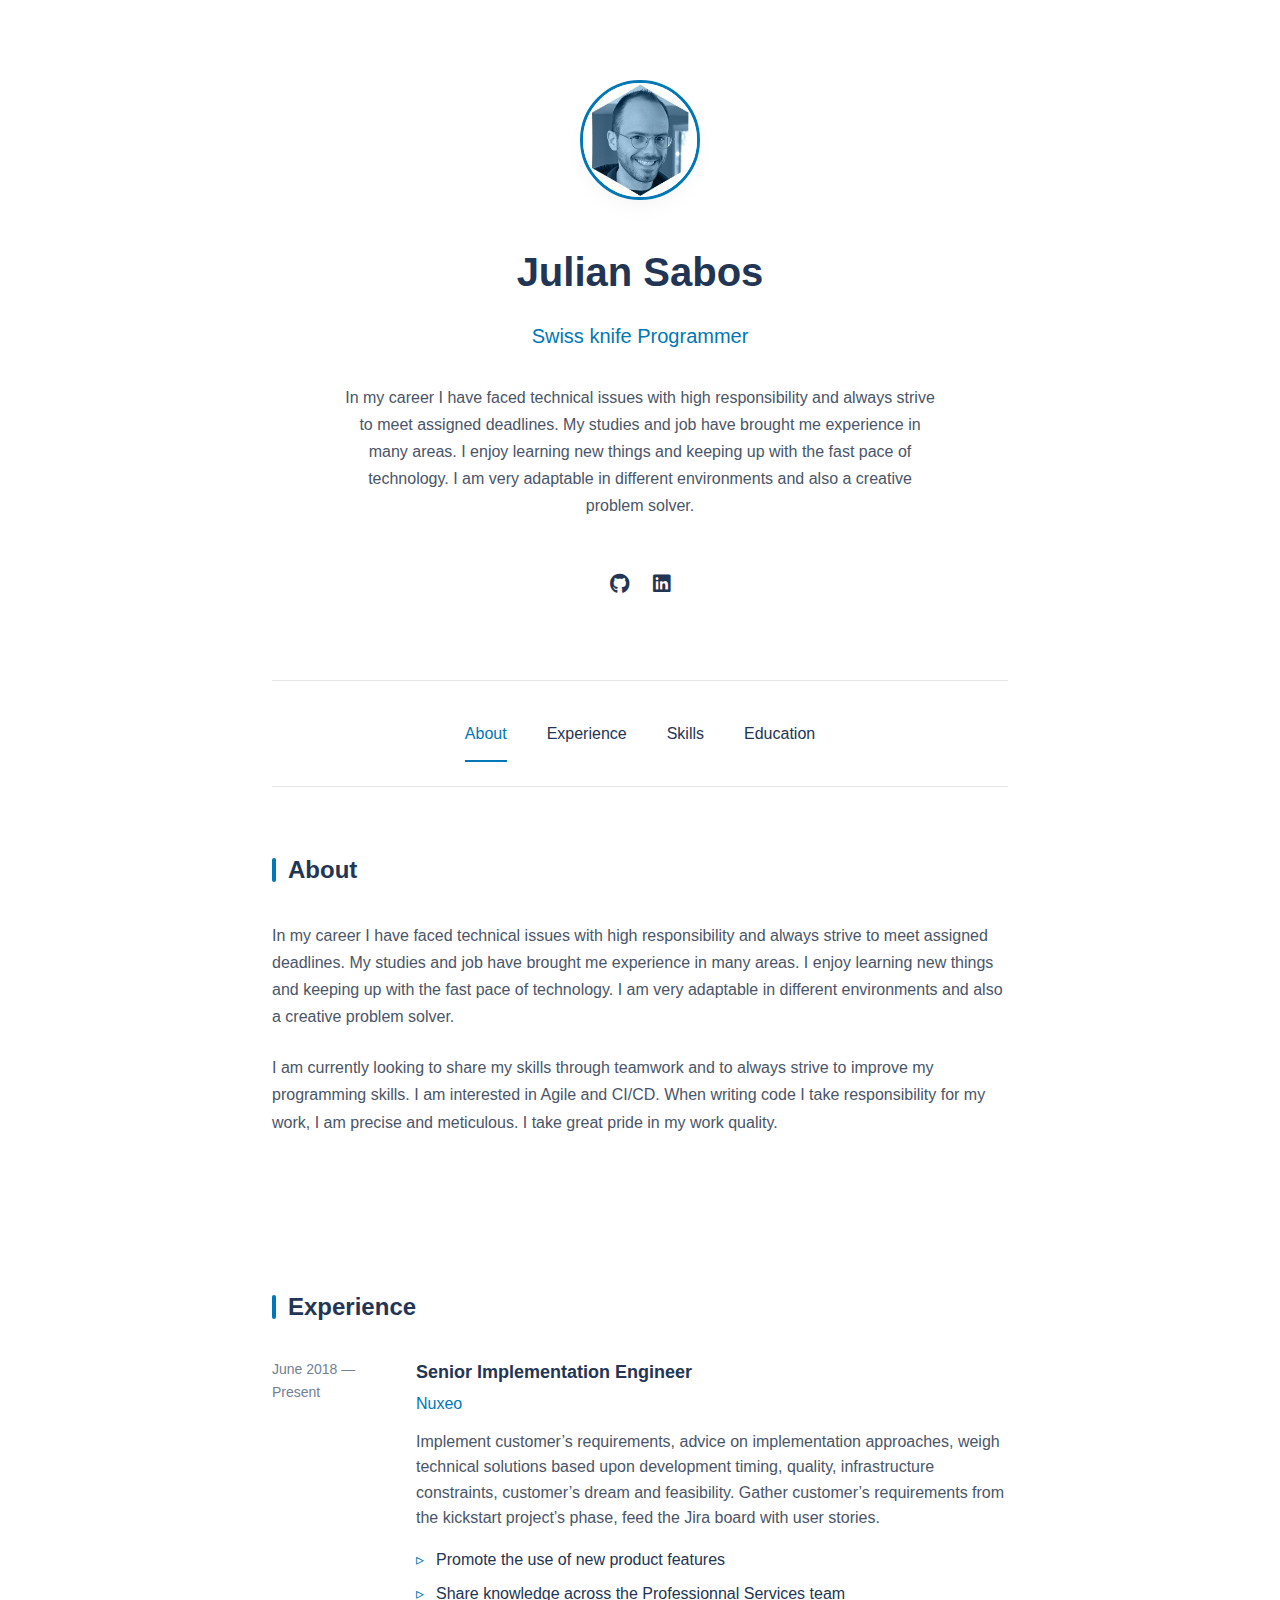
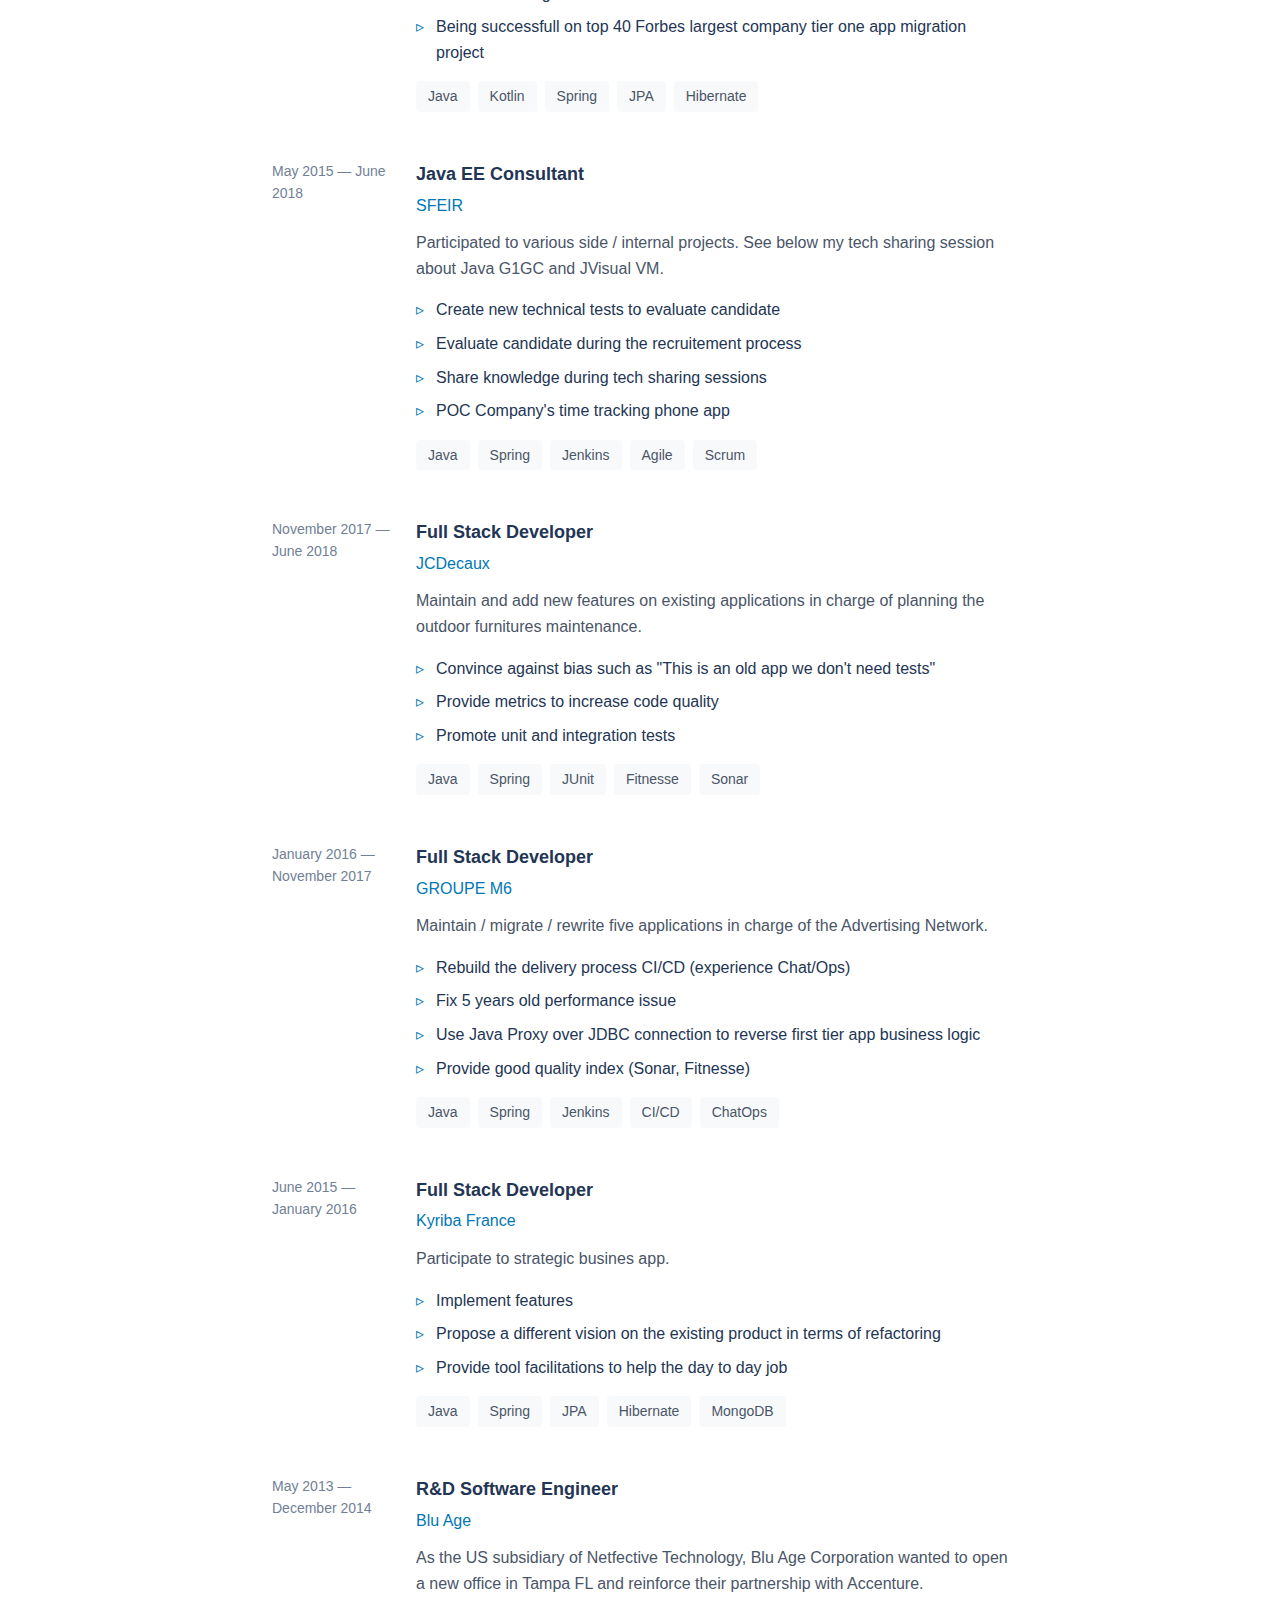
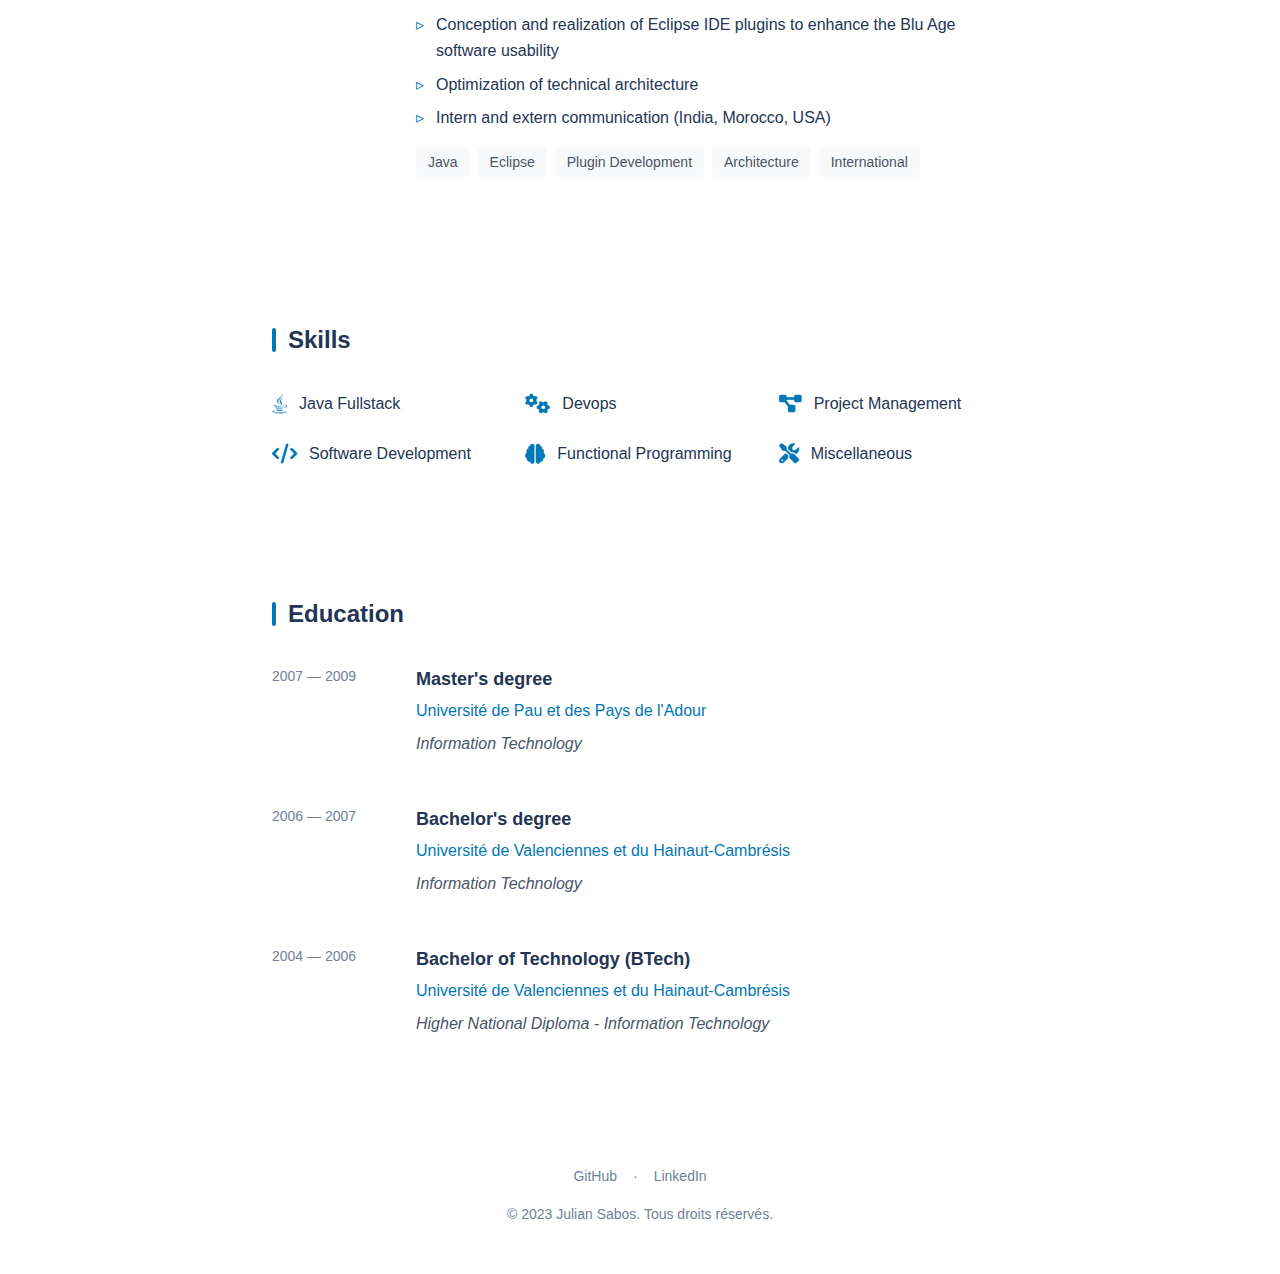
<file: public/index.html>
<!DOCTYPE html>
<html lang="fr">
<head>
    <meta charset="UTF-8">
    <meta name="viewport" content="width=device-width, initial-scale=1.0">
    <title>Julian Sabos - Ingénieur Logiciel</title>
    <link rel="stylesheet" href="https://cdnjs.cloudflare.com/ajax/libs/font-awesome/6.4.0/css/all.min.css">
    <link rel="stylesheet" href="css/styles.css">
</head>
<body>
    <div class="container">
        <header class="fade-in">
            <img src="images/julian_profile.jpeg" alt="Julian Sabos" class="profile-img">
            <h1 class="header-title">Julian Sabos</h1>
            <h2 class="header-subtitle">Swiss knife Programmer</h2>
            <p class="header-description">
                In my career I have faced technical issues with high responsibility and always strive to meet assigned deadlines.
                My studies and job have brought me experience in many areas. I enjoy learning new things and keeping up with the fast pace of technology.
                I am very adaptable in different environments and also a creative problem solver.
            </p>
            <div class="social-links">
                <a href="https://github.com/juliansabos" target="_blank" class="social-link" title="GitHub">
                    <i class="fab fa-github"></i>
                </a>
                <a href="https://www.linkedin.com/in/juliansabos" target="_blank" class="social-link" title="LinkedIn">
                    <i class="fab fa-linkedin"></i>
                </a>
            </div>
        </header>

        <nav class="fade-in">
            <div class="nav-container">
                <a href="#about" class="nav-link active">About</a>
                <a href="#experience" class="nav-link">Experience</a>
                <a href="#skills" class="nav-link">Skills</a>
                <a href="#education" class="nav-link">Education</a>
            </div>
        </nav>

        <main>
            <section id="about" class="fade-in">
                <h2 class="section-title">About</h2>
                <div class="about-content">
                    <p>
                        In my career I have faced technical issues with high responsibility and always strive to meet assigned deadlines.
                        My studies and job have brought me experience in many areas. I enjoy learning new things and keeping up with the fast pace of technology.
                        I am very adaptable in different environments and also a creative problem solver.
                    </p>
                    <p>
                        I am currently looking to share my skills through teamwork and to always strive to improve my programming skills.
                        I am interested in Agile and CI/CD. When writing code I take responsibility for my work, I am precise and meticulous.
                        I take great pride in my work quality.
                    </p>
                </div>
            </section>

            <section id="experience" class="fade-in">
                <h2 class="section-title">Experience</h2>
                <div class="experience-list">
                    <div class="experience-item">
                        <div class="experience-date">June 2018 — Present</div>
                        <div class="experience-content">
                            <h3 class="experience-title">Senior Implementation Engineer</h3>
                            <div class="experience-company">Nuxeo</div>
                            <p class="experience-description">
                                Implement customer’s requirements, advice on implementation approaches, weigh technical solutions based upon development timing, quality, infrastructure constraints, customer’s dream and feasibility. Gather customer’s requirements from the kickstart project’s phase, feed the Jira board with user stories.
                            </p>
                            <ul class="experience-highlights">
                                <li>Promote the use of new product features</li>
                                <li>Share knowledge across the Professionnal Services team</li>
                                <li>Being successfull on top 40 Forbes largest company tier one app migration project</li>
                            </ul>
                            <div class="experience-tech">
                                <span class="tech-tag">Java</span>
                                <span class="tech-tag">Kotlin</span>
                                <span class="tech-tag">Spring</span>
                                <span class="tech-tag">JPA</span>
                                <span class="tech-tag">Hibernate</span>
                            </div>
                        </div>
                    </div>

                    <div class="experience-item">
                        <div class="experience-date">May 2015 — June 2018</div>
                        <div class="experience-content">
                            <h3 class="experience-title">Java EE Consultant</h3>
                            <div class="experience-company">SFEIR</div>
                            <p class="experience-description">
                                Participated to various side / internal projects. See below my tech sharing session about Java G1GC and JVisual VM.
                            </p>
                            <ul class="experience-highlights">
                                <li>Create new technical tests to evaluate candidate</li>
                                <li>Evaluate candidate during the recruitement process</li>
                                <li>Share knowledge during tech sharing sessions</li>
                                <li>POC Company&#x27;s time tracking phone app</li>
                            </ul>
                            <div class="experience-tech">
                                <span class="tech-tag">Java</span>
                                <span class="tech-tag">Spring</span>
                                <span class="tech-tag">Jenkins</span>
                                <span class="tech-tag">Agile</span>
                                <span class="tech-tag">Scrum</span>
                            </div>
                        </div>
                    </div>

                    <div class="experience-item">
                        <div class="experience-date">November 2017 — June 2018</div>
                        <div class="experience-content">
                            <h3 class="experience-title">Full Stack Developer</h3>
                            <div class="experience-company">JCDecaux</div>
                            <p class="experience-description">
                                Maintain and add new features on existing applications in charge of planning the outdoor furnitures maintenance.
                            </p>
                            <ul class="experience-highlights">
                                <li>Convince against bias such as &quot;This is an old app we don&#x27;t need tests&quot;</li>
                                <li>Provide metrics to increase code quality</li>
                                <li>Promote unit and integration tests</li>
                            </ul>
                            <div class="experience-tech">
                                <span class="tech-tag">Java</span>
                                <span class="tech-tag">Spring</span>
                                <span class="tech-tag">JUnit</span>
                                <span class="tech-tag">Fitnesse</span>
                                <span class="tech-tag">Sonar</span>
                            </div>
                        </div>
                    </div>

                    <div class="experience-item">
                        <div class="experience-date">January 2016 — November 2017</div>
                        <div class="experience-content">
                            <h3 class="experience-title">Full Stack Developer</h3>
                            <div class="experience-company">GROUPE M6</div>
                            <p class="experience-description">
                                Maintain / migrate / rewrite five applications in charge of the Advertising Network.
                            </p>
                            <ul class="experience-highlights">
                                <li>Rebuild the delivery process CI/CD (experience Chat/Ops)</li>
                                <li>Fix 5 years old performance issue</li>
                                <li>Use Java Proxy over JDBC connection to reverse first tier app business logic</li>
                                <li>Provide good quality index (Sonar, Fitnesse)</li>
                            </ul>
                            <div class="experience-tech">
                                <span class="tech-tag">Java</span>
                                <span class="tech-tag">Spring</span>
                                <span class="tech-tag">Jenkins</span>
                                <span class="tech-tag">CI/CD</span>
                                <span class="tech-tag">ChatOps</span>
                            </div>
                        </div>
                    </div>

                    <div class="experience-item">
                        <div class="experience-date">June 2015 — January 2016</div>
                        <div class="experience-content">
                            <h3 class="experience-title">Full Stack Developer</h3>
                            <div class="experience-company">Kyriba France</div>
                            <p class="experience-description">
                                Participate to strategic busines app.
                            </p>
                            <ul class="experience-highlights">
                                <li>Implement features</li>
                                <li>Propose a different vision on the existing product in terms of refactoring</li>
                                <li>Provide tool facilitations to help the day to day job</li>
                            </ul>
                            <div class="experience-tech">
                                <span class="tech-tag">Java</span>
                                <span class="tech-tag">Spring</span>
                                <span class="tech-tag">JPA</span>
                                <span class="tech-tag">Hibernate</span>
                                <span class="tech-tag">MongoDB</span>
                            </div>
                        </div>
                    </div>

                    <div class="experience-item">
                        <div class="experience-date">May 2013 — December 2014</div>
                        <div class="experience-content">
                            <h3 class="experience-title">R&D Software Engineer</h3>
                            <div class="experience-company">Blu Age</div>
                            <p class="experience-description">
                                As the US subsidiary of Netfective Technology, Blu Age Corporation wanted to open a new office in Tampa FL and reinforce their partnership with Accenture.
                            </p>
                            <ul class="experience-highlights">
                                <li>Conception and realization of Eclipse IDE plugins to enhance the Blu Age software usability</li>
                                <li>Optimization of technical architecture</li>
                                <li>Intern and extern communication (India, Morocco, USA)</li>
                            </ul>
                            <div class="experience-tech">
                                <span class="tech-tag">Java</span>
                                <span class="tech-tag">Eclipse</span>
                                <span class="tech-tag">Plugin Development</span>
                                <span class="tech-tag">Architecture</span>
                                <span class="tech-tag">International</span>
                            </div>
                        </div>
                    </div>
                </div>
            </section>

            <section id="skills" class="fade-in">
                <h2 class="section-title">Skills</h2>
                <div class="skills-grid">
                    <div class="skill-item">
                        <i class="fab fa-java skill-icon"></i>
                        <span class="skill-name">Java Fullstack</span>
                    </div>
                    <div class="skill-item">
                        <i class="fas fa-cogs skill-icon"></i>
                        <span class="skill-name">Devops</span>
                    </div>
                    <div class="skill-item">
                        <i class="fas fa-project-diagram skill-icon"></i>
                        <span class="skill-name">Project Management</span>
                    </div>
                    <div class="skill-item">
                        <i class="fas fa-code skill-icon"></i>
                        <span class="skill-name">Software Development</span>
                    </div>
                    <div class="skill-item">
                        <i class="fas fa-brain skill-icon"></i>
                        <span class="skill-name">Functional Programming</span>
                    </div>
                    <div class="skill-item">
                        <i class="fas fa-tools skill-icon"></i>
                        <span class="skill-name">Miscellaneous</span>
                    </div>
                </div>
            </section>

            <section id="education" class="fade-in">
                <h2 class="section-title">Education</h2>
                <div class="education-list">
                    <div class="education-item">
                        <div class="education-date">2007 — 2009</div>
                        <div class="education-content">
                            <h3 class="education-degree">Master&#x27;s degree</h3>
                            <div class="education-school">Université de Pau et des Pays de l&#x27;Adour</div>
                            <div class="education-field">Information Technology</div>
                        </div>
                    </div>
                    <div class="education-item">
                        <div class="education-date">2006 — 2007</div>
                        <div class="education-content">
                            <h3 class="education-degree">Bachelor&#x27;s degree</h3>
                            <div class="education-school">Université de Valenciennes et du Hainaut-Cambrésis</div>
                            <div class="education-field">Information Technology</div>
                        </div>
                    </div>
                    <div class="education-item">
                        <div class="education-date">2004 — 2006</div>
                        <div class="education-content">
                            <h3 class="education-degree">Bachelor of Technology (BTech)</h3>
                            <div class="education-school">Université de Valenciennes et du Hainaut-Cambrésis</div>
                            <div class="education-field">Higher National Diploma - Information Technology</div>
                        </div>
                    </div>
                </div>
            </section>
        </main>

        <footer class="fade-in">
            <div class="footer-links">
                <a href="https://github.com/juliansabos" class="footer-link">GitHub</a>
                <span>·</span>
                <a href="https://www.linkedin.com/in/juliansabos" class="footer-link">LinkedIn</a>
            </div>
            <p>© 2023 Julian Sabos. Tous droits réservés.</p>
        </footer>
    </div>

    <script>
        // Smooth scrolling
        document.querySelectorAll('a[href^="#"]').forEach(anchor => {
            anchor.addEventListener('click', function (e) {
                e.preventDefault();
                document.querySelector(this.getAttribute('href')).scrollIntoView({
                    behavior: 'smooth'
                });
            });
        });

        // Update active nav link on scroll
        window.addEventListener('scroll', () => {
            const sections = document.querySelectorAll('section');
            const navLinks = document.querySelectorAll('.nav-link');

            let current = '';
            sections.forEach(section => {
                const sectionTop = section.offsetTop;
                if (scrollY >= sectionTop - 100) {
                    current = section.getAttribute('id');
                }
            });

            navLinks.forEach(link => {
                link.classList.remove('active');
                if (link.getAttribute('href') === `#${current}`) {
                    link.classList.add('active');
                }
            });
        });

        // Fade-in animation on scroll
        const observer = new IntersectionObserver((entries) => {
            entries.forEach(entry => {
                if (entry.isIntersecting) {
                    entry.target.classList.add('fade-in');
                }
            });
        }, {
            threshold: 0.1
        });

        document.querySelectorAll('section').forEach(section => {
            observer.observe(section);
        });
    </script>
</body>
</html>
</file>
<file: tests/index.html>
<!DOCTYPE html>
<html>
<head>
<meta http-equiv="Content-Type" content="text/html;charset=utf-8" />
<script type="text/javascript" src="http://www.amcharts.com/lib/3/amcharts.js"></script>
<script type="text/javascript" src="http://www.amcharts.com/lib/3/pie.js"></script>
<script type="text/javascript" src="http://www.amcharts.com/lib/3/themes/none.js"></script>
<style type="text/css">
#iternettechnos {
	background-color: #FFFFFF;
	border-style: solid;
	border-color: #000000;
}
</style>
</head>
<body>
<div id="iternettechnos">AAA </div>

</body>
</html>
</file>
<file: public/css/styles.css>
/* Variables CSS pour un design professionnel moderne */
:root {
    --primary-color: #0077B6; /* Bleu professionnel inspiré */
    --secondary-color: #48CAE4; /* Bleu secondaire */
    --accent-color: #00B4D8; /* Bleu accent */
    --text-dark: #233554; /* Gris foncé professionnel */
    --text-light: #FFFFFF; /* Blanc pur */
    --background: #FFFFFF; /* Fond blanc */
    --background-alt: #F8F9FA; /* Fond alternatif */
    --border-color: #E6E6E6; /* Bordure légère */
    --shadow: 0 10px 30px -15px rgba(0, 0, 0, 0.1);
}

/* Reset et base */
* {
    margin: 0;
    padding: 0;
    box-sizing: border-box;
}

body {
    font-family: 'Inter', -apple-system, BlinkMacSystemFont, 'Segoe UI', Roboto, sans-serif;
    line-height: 1.6;
    color: var(--text-dark);
    background-color: var(--background);
    font-size: 16px;
}

/* Layout professionnel moderne */
.container {
    max-width: 800px;
    margin: 0 auto;
    padding: 0 2rem;
}

/* Header professionnel */
header {
    padding: 5rem 0 3rem;
    text-align: center;
}

.profile-img {
    width: 120px;
    height: 120px;
    border-radius: 50%;
    object-fit: cover;
    margin-bottom: 2rem;
    border: 3px solid var(--primary-color);
    box-shadow: var(--shadow);
}

.header-title {
    font-size: 2.5rem;
    font-weight: 700;
    margin-bottom: 1rem;
    color: var(--text-dark);
}

.header-subtitle {
    font-size: 1.25rem;
    color: var(--primary-color);
    margin-bottom: 2rem;
    font-weight: 500;
}

.header-description {
    max-width: 600px;
    margin: 0 auto 3rem;
    line-height: 1.7;
    color: #4A5568;
}

/* Navigation professionnelle */
nav {
    padding: 2rem 0;
    border-top: 1px solid var(--border-color);
    border-bottom: 1px solid var(--border-color);
}

.nav-container {
    display: flex;
    justify-content: center;
    gap: 2.5rem;
    flex-wrap: wrap;
}

.nav-link {
    color: var(--text-dark);
    text-decoration: none;
    padding: 0.5rem 0;
    font-weight: 500;
    position: relative;
    transition: color 0.2s;
}

.nav-link:hover {
    color: var(--primary-color);
}

.nav-link.active {
    color: var(--primary-color);
}

.nav-link.active::after {
    content: '';
    position: absolute;
    bottom: -0.5rem;
    left: 0;
    right: 0;
    height: 2px;
    background-color: var(--primary-color);
}

/* Liens sociaux */
.social-links {
    display: flex;
    justify-content: center;
    gap: 1.5rem;
    margin: 2rem 0;
}

.social-link {
    color: var(--text-dark);
    font-size: 1.25rem;
    transition: all 0.2s;
}

.social-link:hover {
    color: var(--primary-color);
    transform: translateY(-2px);
}

/* Sections professionnelles */
section {
    padding: 4rem 0;
}

.section-title {
    font-size: 1.5rem;
    font-weight: 600;
    margin-bottom: 2rem;
    color: var(--text-dark);
    display: flex;
    align-items: center;
    gap: 0.75rem;
}

.section-title::before {
    content: '';
    width: 4px;
    height: 1.5rem;
    background-color: var(--primary-color);
    border-radius: 2px;
}

/* About section */
.about-content {
    line-height: 1.7;
    color: #4A5568;
}

.about-content p {
    margin-bottom: 1.5rem;
}

/* Experience section - timeline inspiré */
.experience-list {
    display: flex;
    flex-direction: column;
    gap: 2rem;
}

.experience-item {
    display: grid;
    grid-template-columns: 120px 1fr;
    gap: 1.5rem;
}

.experience-date {
    font-size: 0.875rem;
    color: #718096;
    font-weight: 500;
}

.experience-content {
    margin-bottom: 1rem;
}

.experience-title {
    font-size: 1.125rem;
    font-weight: 600;
    margin-bottom: 0.25rem;
    color: var(--text-dark);
}

.experience-company {
    color: var(--primary-color);
    font-weight: 500;
    margin-bottom: 0.75rem;
}

.experience-description {
    line-height: 1.6;
    color: #4A5568;
    margin-bottom: 1rem;
}

.experience-highlights {
    list-style-type: none;
    margin: 1rem 0;
    padding-left: 0;
}

.experience-highlights li {
    margin-bottom: 0.5rem;
    position: relative;
    padding-left: 1.25rem;
}

.experience-highlights li::before {
    content: '▹';
    position: absolute;
    left: 0;
    color: var(--primary-color);
}

.experience-tech {
    display: flex;
    flex-wrap: wrap;
    gap: 0.5rem;
    margin-top: 1rem;
}

.tech-tag {
    background-color: var(--background-alt);
    color: #4A5568;
    padding: 0.25rem 0.75rem;
    border-radius: 4px;
    font-size: 0.875rem;
    font-weight: 500;
}

/* Skills section */
.skills-grid {
    display: grid;
    grid-template-columns: repeat(auto-fit, minmax(200px, 1fr));
    gap: 1.5rem;
}

.skill-item {
    display: flex;
    align-items: center;
    gap: 0.75rem;
}

.skill-icon {
    color: var(--primary-color);
    font-size: 1.25rem;
}

.skill-name {
    font-weight: 500;
}

/* Education section */
.education-list {
    display: flex;
    flex-direction: column;
    gap: 2rem;
}

.education-item {
    display: grid;
    grid-template-columns: 120px 1fr;
    gap: 1.5rem;
}

.education-date {
    font-size: 0.875rem;
    color: #718096;
    font-weight: 500;
}

.education-content {
    margin-bottom: 1rem;
}

.education-degree {
    font-size: 1.125rem;
    font-weight: 600;
    margin-bottom: 0.25rem;
    color: var(--text-dark);
}

.education-school {
    color: var(--primary-color);
    font-weight: 500;
    margin-bottom: 0.5rem;
}

.education-field {
    color: #4A5568;
    font-style: italic;
}

/* Pied de page */
footer {
    padding: 3rem 0;
    text-align: center;
    color: #718096;
    font-size: 0.875rem;
}

.footer-links {
    display: flex;
    justify-content: center;
    gap: 1rem;
    margin-bottom: 1rem;
}

.footer-link {
    color: #718096;
    text-decoration: none;
}

.footer-link:hover {
    color: var(--primary-color);
}

/* Responsive */
@media (max-width: 768px) {
    .header-title {
        font-size: 2rem;
    }

    .experience-item,
    .education-item {
        grid-template-columns: 1fr;
        gap: 0.5rem;
    }

    .experience-date,
    .education-date {
        font-size: 0.875rem;
    }

    .nav-container {
        gap: 1.5rem;
    }
}

/* Animations subtiles */
@keyframes fadeIn {
    from { opacity: 0; transform: translateY(20px); }
    to { opacity: 1; transform: translateY(0); }
}

.fade-in {
    animation: fadeIn 0.6s ease-out;
}

/* Company and presentation links */
.experience-company a,
.presentation-link {
    color: var(--primary-color);
    text-decoration: none;
    font-weight: 500;
    transition: color 0.2s ease;
}

/* Design credit */
.design-credit {
    font-size: 0.8rem;
    color: #718096;
    margin-top: 0.5rem;
    text-align: center;
}

.design-credit a {
    color: var(--primary-color);
    text-decoration: none;
}

.design-credit a:hover {
    text-decoration: underline;
}

.experience-company a:hover,
.presentation-link:hover {
    color: var(--accent-color);
    text-decoration: underline;
}

.presentation-links {
    margin-top: 1rem;
    font-size: 0.9rem;
}

.presentation-links strong {
    color: var(--text-dark);
    margin-right: 0.5rem;
}

.presentation-link + .presentation-link::before {
    content: ' | ';
    color: #718096;
    margin: 0 0.25rem;
}
</file>
